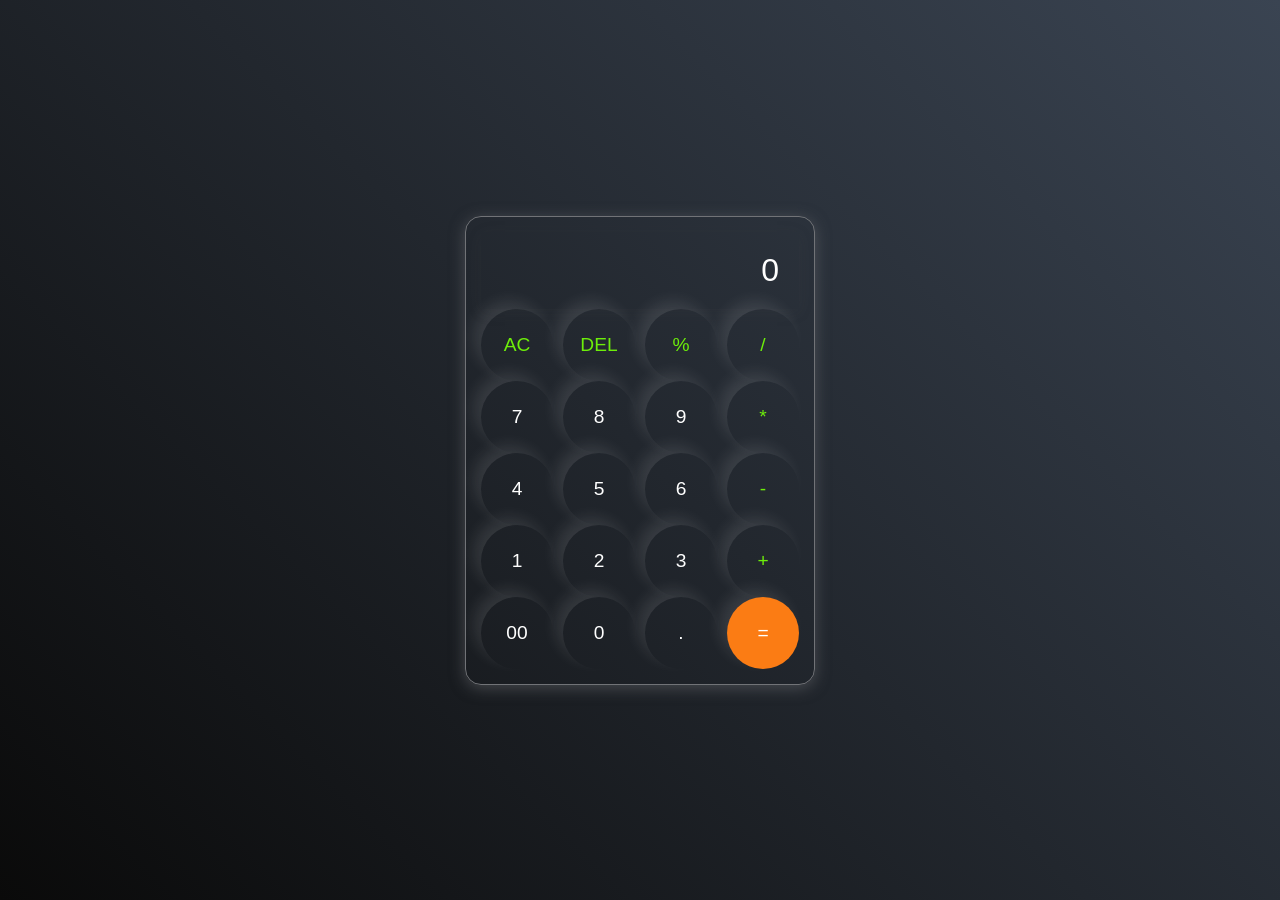
<file: index.html>
<!DOCTYPE html>
<html lang="en">
<head>
    <meta charset="UTF-8">
    <meta name="viewport" content="width=device-width, initial-scale=1.0">
    <link rel="stylesheet" href="style.css">
    <title>Calculatrice</title>
</head>
<body>
    <div class="calculator">
        <input type="text" placeholder="0" id="inputBox">

        <div>
            <button class="operator">AC</button>
            <button class="operator">DEL</button>
            <button class="operator">%</button>
            <button class="operator">/</button>
        </div>

        <div>
            <button>7</button>
            <button>8</button>
            <button>9</button>
            <button class="operator">*</button>
        </div>
        <div>
            <button>4</button>
            <button>5</button>
            <button>6</button>
            <button class="operator">-</button>
        </div>
        <div>
            <button>1</button>
            <button>2</button>
            <button>3</button>
            <button class="operator">+</button>
        </div>
        <div>
            <button>00</button>
            <button>0</button>
            <button>.</button>
            <button class="equalBtn">=</button>
        </div>
    </div>

    <script src="script.js"></script>
</body>
</html>
</file>
<file: style.css>
*{
    margin: 0;
    padding: 0;
    box-sizing: border-box;
}

body{
    width: 100%;
    min-height: 100vh;
    display: flex;
    justify-content: center;
    align-items: center;
    background: linear-gradient(45deg, #0a0a0a, #3a4452);
    padding: 10px;
}

.calculator{
    width: 100%;
    max-width: 350px;
    border: 1px solid #717377;
    padding: 15px;
    border-radius: 16px;
    box-shadow: 0px 3px 15px rgba(113, 115, 119, 0.5);
}

/* INPUT */
input{
    width: 100%;
    padding: 20px;
    border: none;
    background: transparent;
    box-shadow: 0px 3px 15px rgba(84, 84, 84, 0.1);
    font-size: 2rem;
    text-align: right;
    color: #ffffff;
}

input::placeholder{
    color: #ffffff;
}

/* GRID BUTTONS */
.calculator div{
    display: grid;
    grid-template-columns: repeat(4, 1fr);
    gap: 10px;
}

/* BUTTON */
button{
    width: 100%;
    aspect-ratio: 1/1; /* carré automatique */
    border: none;
    border-radius: 50%;
    background: transparent;
    color: #ffffff;
    font-size: 1.2rem;
    box-shadow: -8px -8px 15px rgba(255, 255, 255, 0.1);
    cursor: pointer;
}

/* SPECIAL */
.equalBtn{
    background-color: #fb7c14;
}

.operator{
    color: #6dee0a;
}

/* 📱 MOBILE (petits écrans) */
@media (max-width: 400px){
    input{
        font-size: 1.5rem;
        padding: 15px;
    }

    button{
        font-size: 1rem;
    }
}
</file>
